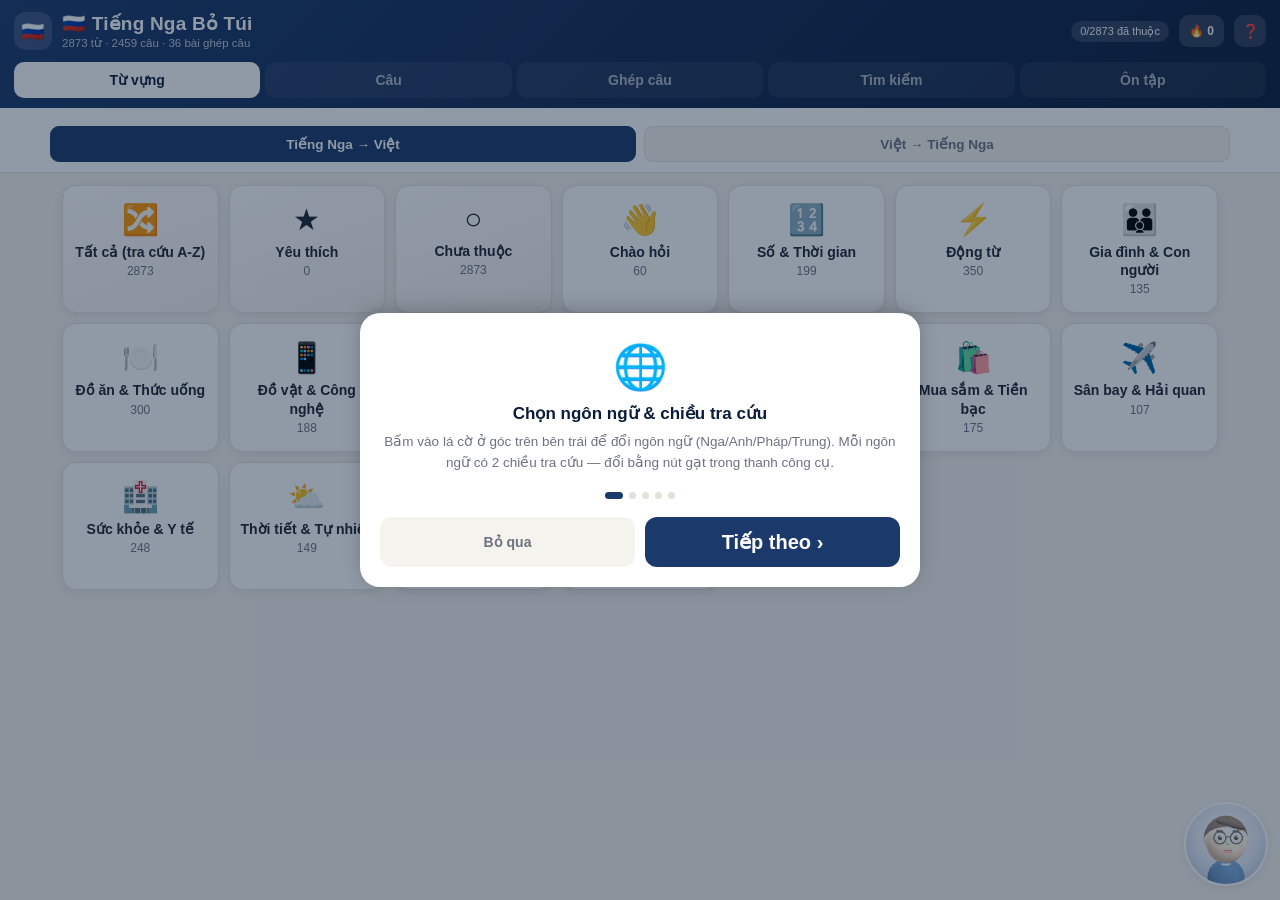
<file: app/assets/index.html>
<!DOCTYPE html>
<html lang="vi">
<head>
<meta charset="utf-8">
<meta name="viewport" content="width=device-width, initial-scale=1, maximum-scale=1, user-scalable=no, viewport-fit=cover">
<title>Ngoại Ngữ Bỏ Túi</title>
<link rel="stylesheet" href="css/app.css">
</head>
<body>
<div id="app"></div>
<!-- chỉ nạp số liệu tổng (vài trăm byte); gói từ/câu/ghép câu của từng ngôn ngữ do app.js tải khi cần -->
<script src="data/meta.js"></script>
<script src="js/tutor.js"></script>
<script src="js/lesson_video.js"></script>
<script src="js/app.js"></script>
</body>
</html>
</file>
<file: app/assets/css/app.css>
:root{
  --navy:#1B3A6B;
  --navy-dark:#0B1D3A;
  --red:#C8102E;
  --gold:#FFD24C;
  --cream:#F5F3EE;
  --white:#FFFFFF;
  --ink:#1F2430;
  --muted:#6b7280;
  --line:#E5E1D8;
  --green:#1E8E5A;
  --shadow:0 2px 10px rgba(11,29,58,0.08);
  --page:#F5F3EE;      /* nền trang */
  --surface:#FFFFFF;   /* nền thẻ/khung */
  --title:#0B1D3A;     /* chữ tiêu đề / chữ chính đậm */
  --accent:#1B3A6B;    /* chữ nhấn (link, nút phụ) */
  --hl:#E0312F;        /* màu tô từ trụ trong Ghép câu (như chữ đỏ trong sách) */
  --safe-l:env(safe-area-inset-left);
  --safe-r:env(safe-area-inset-right);
  --safe-b:env(safe-area-inset-bottom);
}
*{box-sizing:border-box; -webkit-tap-highlight-color:transparent;}
html,body{height:100%;}
body{
  margin:0; background:var(--page); color:var(--ink);
  font-family:-apple-system,Roboto,"Segoe UI",Helvetica,Arial,sans-serif;
  overflow:hidden;
}
#app{display:flex; flex-direction:column; height:100vh; height:100dvh;}

/* Header */
.hdr{
  background:linear-gradient(135deg,var(--navy),var(--navy-dark));
  color:#fff; padding:12px calc(14px + var(--safe-r)) 10px calc(14px + var(--safe-l)); flex:0 0 auto;
  box-shadow:var(--shadow);
}
.hdr-top{display:flex; align-items:center; gap:10px;}
.lang-btn{
  flex:0 0 auto; width:38px; height:38px; border-radius:12px; border:none;
  background:rgba(255,255,255,.14); font-size:19px; display:flex; align-items:center; justify-content:center;
}
.hdr-mid{flex:1; min-width:0;}
.hdr-title{font-size:17px; font-weight:800; letter-spacing:.2px; white-space:nowrap; overflow:hidden; text-overflow:ellipsis;}
.hdr-sub{font-size:11.5px; opacity:.75; margin-top:1px;}
.hdr-stat{flex:0 0 auto; font-size:11px; background:rgba(255,255,255,.14); padding:4px 9px; border-radius:20px; white-space:nowrap;}
.help-btn{
  flex:0 0 auto; width:32px; height:32px; border-radius:10px; border:none;
  background:rgba(255,255,255,.14); color:#fff; font-size:14px; font-weight:800;
  display:flex; align-items:center; justify-content:center;
}
.streak-badge{
  flex:0 0 auto; border:none; background:rgba(255,255,255,.14); color:#fff;
  font-size:12px; font-weight:800; padding:0 10px; height:32px; border-radius:10px; white-space:nowrap;
}

.tabs{display:flex; gap:5px; margin-top:12px;}
.tab{
  flex:1; text-align:center; padding:9px 2px; border-radius:10px;
  font-size:12px; font-weight:700; color:rgba(255,255,255,.65);
  background:rgba(255,255,255,.06); cursor:pointer; user-select:none;
  white-space:nowrap; overflow:hidden; text-overflow:ellipsis;
}
.tab.active{background:#ffffff; color:#0B1D3A;}

/* Toolbar: search + direction toggle */
.toolbar{flex:0 0 auto; background:var(--surface); border-bottom:1px solid var(--line); padding:10px calc(12px + var(--safe-r)) 10px calc(12px + var(--safe-l));}
.search-row{display:flex; gap:8px; align-items:center;}
.search{
  flex:1; display:flex; align-items:center; gap:6px;
  background:var(--cream); border-radius:10px; padding:8px 10px;
}
.search input{
  border:none; background:transparent; outline:none; font-size:14px; width:100%; color:var(--ink);
}
.dir-row{display:flex; gap:8px; margin-top:8px;}
.dir-btn{
  flex:1; text-align:center; padding:7px 6px; border-radius:9px; font-size:12.5px; font-weight:700;
  background:var(--cream); color:var(--muted); border:1px solid var(--line);
}
.dir-btn.active{background:var(--navy); color:#fff; border-color:var(--accent);}

/* Main area */
.main{flex:1 1 auto; overflow-y:auto; -webkit-overflow-scrolling:touch;}

/* Topic grid */
.topic-grid{
  display:grid; grid-template-columns:repeat(auto-fill, minmax(148px,1fr)); gap:10px;
  padding:12px calc(12px + var(--safe-r)) calc(90px + var(--safe-b)) calc(12px + var(--safe-l));
}
.topic-tile{
  background:var(--surface); border:1px solid var(--line); border-radius:14px; padding:16px 10px;
  text-align:center; box-shadow:var(--shadow);
}
.topic-tile.quick{background:linear-gradient(160deg,var(--surface),var(--cream));}
.topic-icon{font-size:26px;}
.topic-name{font-size:12.5px; font-weight:700; color:var(--ink); margin-top:6px; line-height:1.3;}
.topic-count{font-size:11px; color:var(--muted); margin-top:3px;}

/* List head + status chips */
.list-head{
  display:flex; align-items:center; gap:8px; padding:12px calc(12px + var(--safe-r)) 0 calc(12px + var(--safe-l));
}
.back-btn{
  flex:0 0 auto; border:none; background:var(--cream); color:var(--accent); font-weight:700;
  font-size:13px; padding:7px 11px; border-radius:9px;
}
.list-head-title{font-size:15px; font-weight:800; color:var(--title);}
.chips{display:flex; gap:6px; overflow-x:auto; padding:9px calc(12px + var(--safe-r)) 4px calc(12px + var(--safe-l)); -ms-overflow-style:none; scrollbar-width:none;}
.chips::-webkit-scrollbar{display:none;}
.chip{
  flex:0 0 auto; padding:6px 12px; border-radius:20px; font-size:12.5px; font-weight:600;
  background:var(--cream); color:var(--muted); white-space:nowrap; border:1px solid var(--line);
}
.chip.active{background:var(--navy); color:#fff; border-color:var(--accent);}

/* Card list */
.list{padding:10px calc(12px + var(--safe-r)) calc(90px + var(--safe-b)) calc(12px + var(--safe-l));}
.empty{text-align:center; color:var(--muted); padding:60px 20px; font-size:14px;}

.card{
  background:var(--surface); border-radius:14px; padding:13px 14px; margin-bottom:10px;
  box-shadow:var(--shadow); border:1px solid var(--line);
}
.card-tag{
  font-size:11px; font-weight:700; color:var(--accent); background:var(--cream);
  display:inline-block; padding:2px 8px; border-radius:8px; margin-bottom:8px;
}
.card-top{display:flex; align-items:flex-start; gap:10px;}
.card-main{flex:1; min-width:0;}
.primary{font-size:18px; font-weight:800; color:var(--title); line-height:1.3; word-break:break-word;}
.primary .pos{
  font-size:10.5px; font-weight:700; color:var(--red); border:1px solid var(--red);
  border-radius:5px; padding:1px 5px; margin-left:6px; vertical-align:2px;
}
.phon{font-size:13px; color:var(--muted); font-style:italic; margin-top:2px;}
.secondary{font-size:14.5px; color:var(--ink); margin-top:5px; font-weight:600;}

.card-actions{display:flex; flex-direction:column; gap:6px; flex:0 0 auto;}
.act-btn{
  width:38px; height:38px; border-radius:10px; border:none; background:var(--cream);
  color:var(--accent); font-size:17px; display:flex; align-items:center; justify-content:center;
}
.act-btn.on{background:var(--gold); color:var(--title);}
.act-btn.known{background:var(--green); color:#fff;}

.card-detail{
  margin-top:10px; padding-top:10px; border-top:1px dashed var(--line);
  display:none; font-size:13.5px; line-height:1.55;
}
.card.open .card-detail{display:block;}
.card-detail .lbl{font-weight:700; color:var(--accent); font-size:11.5px; text-transform:uppercase; letter-spacing:.3px; margin-top:6px;}
.card-detail .lbl:first-child{margin-top:0;}
.ex-ru{font-weight:600; color:var(--ink);}
.ex-vi{color:var(--muted);}
.slow-row{margin-top:8px; display:flex; gap:8px;}
.slow-btn{
  font-size:12px; font-weight:700; padding:6px 10px; border-radius:8px; border:1px solid var(--navy);
  background:var(--surface); color:var(--accent);
}

/* Gia sư 3D (tab Ôn tập) */
.tutor-bar{
  display:flex; align-items:center; gap:12px; flex:0 0 auto; width:100%; max-width:560px; margin:0 auto;
  padding:10px calc(14px + var(--safe-r)) 0 calc(14px + var(--safe-l));
}
.tutor-bar[hidden]{display:none;}
.tutor-stage{
  width:116px; height:116px; flex:0 0 auto; border-radius:50%; overflow:hidden;
  background:radial-gradient(circle at 50% 38%, #ffffff 0%, #e4ecf8 60%, #cdd9ee 100%);
  box-shadow:var(--shadow), inset 0 -6px 14px rgba(27,58,107,.12);
}
.tutor-stage canvas{width:100%; height:100%; display:block;}
.tutor-bubble{
  position:relative; flex:1; min-height:44px; background:var(--surface); border:1px solid var(--line); border-radius:14px;
  padding:10px 12px; font-size:13.5px; font-weight:600; line-height:1.45; color:var(--ink); box-shadow:var(--shadow);
}
.tutor-bubble::before{
  content:""; position:absolute; left:-7px; top:50%; margin-top:-6px; width:11px; height:11px; background:var(--surface);
  border-left:1px solid var(--line); border-bottom:1px solid var(--line); transform:rotate(45deg);
}
.tutor-bubble:empty{visibility:hidden;}
.tutor-bubble.pop{animation:tutorPop .28s ease-out;}
@keyframes tutorPop{from{transform:scale(.93); opacity:.3;} to{transform:scale(1); opacity:1;}}
.tutor-toggle{display:inline-block; margin:0 0 12px; cursor:pointer;}
@media (max-height:520px){
  .tutor-stage{width:80px; height:80px;}
  .tutor-bar{padding-top:6px;}
}

/* Review (flashcard) */
.review-wrap{flex:1; display:flex; flex-direction:column; overflow:hidden;}
.review-setup{padding:16px calc(16px + var(--safe-r)) 16px calc(16px + var(--safe-l)); max-width:480px; margin:0 auto; width:100%;}
.rv-mode-row{display:flex; gap:8px; margin-bottom:12px;}
.review-setup .row{display:flex; gap:8px; margin-bottom:10px;}
.review-setup select{flex:1; padding:10px; border-radius:10px; border:1px solid var(--line); font-size:14px; background:var(--surface);}
.big-btn{
  width:100%; padding:13px; border-radius:12px; border:none; background:var(--navy); color:#fff;
  font-size:15px; font-weight:800; margin-top:6px;
}
.review-stage{flex:1; display:flex; flex-direction:column; padding:14px calc(14px + var(--safe-r)) calc(14px + var(--safe-b)) calc(14px + var(--safe-l)); overflow:hidden; max-width:560px; margin:0 auto; width:100%;}
.review-progress{font-size:12px; color:var(--muted); text-align:center; margin-bottom:10px;}
.flash{
  flex:1; background:var(--surface); border-radius:18px; box-shadow:var(--shadow); border:1px solid var(--line);
  display:flex; flex-direction:column; align-items:center; justify-content:center; padding:24px 18px;
  text-align:center; gap:10px; overflow-y:auto;
}
.flash .ru{font-size:26px; font-weight:800; color:var(--title);}
.flash .phon{font-size:15px;}
.flash .reveal{margin-top:14px; width:100%; display:none;}
.flash.show .reveal{display:block;}
.flash .meaning{font-size:17px; font-weight:700;}
.flash .tapline{color:var(--muted); font-size:13px; margin-top:16px;}
.review-controls{display:flex; gap:10px; margin-top:14px;}
.rc-btn{flex:1; padding:13px; border-radius:12px; border:none; font-size:14px; font-weight:800;}
.rc-speak{flex:0 0 52px; background:var(--cream); color:var(--accent); font-size:19px;}
.review-done{padding:30px 20px; text-align:center; max-width:480px; margin:0 auto;}
.review-done .big{font-size:40px;}
.review-due-info{
  text-align:center; font-size:12.5px; color:var(--muted); background:var(--cream);
  border-radius:10px; padding:8px; margin-bottom:12px;
}
.review-due-info b{color:var(--title);}

/* Chấm điểm ôn tập kiểu spaced repetition (SM-2) */
.grade-row{display:flex; gap:8px; margin-top:10px;}
.grade-btn{
  flex:1; padding:10px 4px; border-radius:12px; border:none; font-size:13px; font-weight:800;
  display:flex; flex-direction:column; align-items:center; gap:2px;
}
.grade-btn span{font-size:10.5px; font-weight:600; opacity:.85;}
.grade-again{background:#FBE3E7; color:var(--red);}
.grade-hard{background:#FDEBD3; color:#B4650A;}
.grade-good{background:#DFF3E8; color:var(--green);}
.grade-easy{background:#DCEBFF; color:var(--accent);}

/* Chế độ Trắc nghiệm trong Ôn tập */
.quiz-card{
  background:var(--surface); border-radius:18px; box-shadow:var(--shadow); border:1px solid var(--line);
  display:flex; flex-direction:column; align-items:center; justify-content:center; padding:22px 18px;
  text-align:center; gap:8px;
}
.quiz-q{font-size:22px; font-weight:800; color:var(--title);}
.quiz-speak{width:44px; height:44px; flex:0 0 auto; border-radius:12px; margin-bottom:4px;}
.quiz-opts{display:flex; flex-direction:column; gap:9px; margin-top:14px;}
.quiz-opt{
  padding:13px 14px; border-radius:12px; border:1px solid var(--line); background:var(--surface);
  color:var(--ink); font-size:14.5px; font-weight:700; text-align:left;
}
.quiz-opt.correct{background:#DFF3E8; border-color:var(--green); color:var(--green);}
.quiz-opt.wrong{background:#FBE3E7; border-color:var(--red); color:var(--red);}
.quiz-opt[disabled]{opacity:.9;}

/* Chế độ Nghe - Gõ lại (dictation) trong Ôn tập */
.dict-card{
  background:var(--surface); border-radius:18px; box-shadow:var(--shadow); border:1px solid var(--line);
  display:flex; flex-direction:column; align-items:center; justify-content:center; padding:26px 18px;
  text-align:center;
}
.dict-speak{width:auto; padding:0 20px; height:48px; font-size:15px; font-weight:800; gap:8px;}
.dict-input{
  margin-top:16px; width:100%; padding:14px; border-radius:12px; border:1px solid var(--line);
  font-size:16px; text-align:center; background:var(--surface); color:var(--ink);
}
.dict-input:focus{outline:none; border-color:var(--accent);}
.dict-feedback{margin-top:16px; font-size:16px; font-weight:800; text-align:center;}
.dict-exact{color:var(--green);}
.dict-close{color:#B4650A;}
.dict-wrong{color:var(--red);}
.dict-answer{
  margin-top:10px; background:var(--cream); border-radius:12px; padding:14px; text-align:center;
}
.dict-answer .lbl{font-size:11px; font-weight:700; color:var(--muted); text-transform:uppercase; letter-spacing:.3px;}
.dict-answer .ru{font-size:20px; font-weight:800; color:var(--title); margin-top:4px;}
.dict-answer .meaning{font-size:14px; color:var(--ink); margin-top:4px;}

/* Language picker modal */
.modal-back{
  position:fixed; inset:0; background:rgba(11,29,58,.45); display:flex; align-items:flex-end;
  justify-content:center; z-index:60;
}
.modal-back[hidden]{display:none;}
.lang-sheet{
  background:var(--surface); width:100%; max-width:480px; border-radius:18px 18px 0 0; padding:16px calc(16px + var(--safe-r)) calc(20px + var(--safe-b)) calc(16px + var(--safe-l));
  box-shadow:0 -4px 20px rgba(0,0,0,.2);
}
.lang-sheet-title{font-size:15px; font-weight:800; color:var(--title); margin-bottom:10px;}
.lang-row{
  display:flex; align-items:center; gap:10px; padding:11px 8px; border-radius:10px; margin-bottom:4px;
}
.lang-row.active{background:var(--cream);}
.lang-row.locked{opacity:.55;}
.lang-flag{font-size:20px;}
.lang-name{flex:1; font-size:14.5px; font-weight:700; color:var(--ink);}
.lang-check{color:var(--green); font-weight:800;}
.lang-soon{font-size:11px; color:var(--muted); background:var(--cream); padding:3px 8px; border-radius:20px;}

/* Onboarding (hướng dẫn dùng app) */
.onboard-sheet{
  background:var(--surface); width:100%; max-width:480px; border-radius:18px 18px 0 0;
  padding:28px calc(20px + var(--safe-r)) calc(20px + var(--safe-b)) calc(20px + var(--safe-l));
  box-shadow:0 -4px 20px rgba(0,0,0,.2); text-align:center;
}
.onboard-icon{font-size:44px;}
.onboard-title{font-size:17px; font-weight:800; color:var(--title); margin-top:10px;}
.onboard-desc{font-size:13.5px; color:var(--muted); line-height:1.55; margin-top:8px;}
.onboard-dots{display:flex; justify-content:center; gap:6px; margin-top:18px;}
.onboard-dot{width:7px; height:7px; border-radius:50%; background:var(--line);}
.onboard-dot.active{background:var(--navy); width:18px; border-radius:4px;}
.onboard-actions{display:flex; gap:10px; margin-top:18px;}
.onboard-btn{flex:1; padding:12px; border-radius:12px; border:none; font-size:14px; font-weight:800;}
.onboard-btn.ghost{background:var(--cream); color:var(--muted);}
.onboard-btn.primary{background:var(--navy); color:#fff;}

/* Dashboard tiến trình học */
.dash-sheet{
  background:var(--surface); width:100%; max-width:480px; max-height:82vh; overflow-y:auto;
  border-radius:18px 18px 0 0; padding:20px calc(18px + var(--safe-r)) calc(20px + var(--safe-b)) calc(18px + var(--safe-l));
  box-shadow:0 -4px 20px rgba(0,0,0,.2);
}
.dash-title{font-size:17px; font-weight:800; color:var(--title);}
.dash-streak{font-size:14px; font-weight:700; color:var(--ink); margin-top:8px;}
.dash-bars{display:flex; justify-content:space-between; align-items:flex-end; gap:6px; margin-top:16px; height:100px;}
.dash-bar-col{flex:1; display:flex; flex-direction:column; align-items:center; justify-content:flex-end; height:100%;}
.dash-bar-val{font-size:10px; color:var(--muted); margin-bottom:2px; height:12px;}
.dash-bar{width:100%; max-width:22px; background:var(--navy); border-radius:5px 5px 0 0;}
.dash-bar-label{font-size:10px; color:var(--muted); margin-top:5px;}
.dash-section-title{font-size:11.5px; font-weight:700; text-transform:uppercase; letter-spacing:.3px; color:var(--muted); margin-top:18px; margin-bottom:6px;}
.dash-lang-row{
  display:flex; justify-content:space-between; font-size:13.5px; color:var(--ink);
  padding:7px 0; border-bottom:1px solid var(--line);
}
.dash-backup-row{display:flex; gap:10px;}

.badge-grid{display:grid; grid-template-columns:repeat(3, 1fr); gap:8px;}
.badge-chip{
  background:var(--cream); border-radius:12px; padding:10px 6px; text-align:center;
  opacity:.4; filter:grayscale(1);
}
.badge-chip.earned{opacity:1; filter:none; background:#FFF7DD;}
.badge-icon{font-size:22px;}
.badge-name{font-size:10px; font-weight:700; color:var(--ink); margin-top:4px; line-height:1.25;}

.dash-reminder-row{display:flex; align-items:center; gap:12px;}
.switch{position:relative; display:inline-block; width:44px; height:26px; flex:0 0 auto;}
.switch input{opacity:0; width:0; height:0;}
.switch-slider{
  position:absolute; inset:0; background:var(--line); border-radius:26px; cursor:pointer; transition:.2s;
}
.switch-slider::before{
  content:""; position:absolute; width:20px; height:20px; left:3px; top:3px; background:#ffffff;
  border-radius:50%; transition:.2s; box-shadow:0 1px 3px rgba(0,0,0,.25);
}
.switch input:checked + .switch-slider{background:var(--navy);}
.switch input:checked + .switch-slider::before{transform:translateX(18px);}
.dash-reminder-row input[type="time"]{
  flex:1; padding:9px 10px; border-radius:10px; border:1px solid var(--line); font-size:14px; background:var(--surface); color:var(--ink);
}
.dash-reminder-row input[type="time"][disabled]{opacity:.5;}

/* Toast */
.toast{
  position:fixed; left:50%; bottom:calc(100px + var(--safe-b)); transform:translateX(-50%);
  background:var(--navy-dark); color:#fff; padding:9px 16px; border-radius:20px; font-size:13px;
  opacity:0; transition:opacity .25s; pointer-events:none; z-index:50; max-width:90vw; text-align:center;
}
.toast.show{opacity:.96;}

/* ---------- Responsive: tablet / landscape ---------- */
@media (min-width:680px){
  .list{
    display:grid; grid-template-columns:repeat(auto-fill, minmax(320px,1fr));
    align-content:start; gap:10px;
  }
  .card{margin-bottom:0;}
  .topic-grid{grid-template-columns:repeat(auto-fill, minmax(168px,1fr));}
  .hdr-title{font-size:19px;}
}
@media (min-width:680px) and (orientation:landscape){
  .review-stage{padding-top:24px;}
}

/* ===================== Chế độ tối (data-theme="dark" do app.js đặt theo cài đặt / theo hệ thống) ===================== */
:root[data-theme="dark"]{
  --page:#0F1420; --surface:#1A2131; --cream:#242D40; --white:#1A2131;
  --ink:#E6EAF2; --muted:#98A2B3; --line:#2C3648;
  --title:#E8EEFB; --accent:#8FB4FF; --hl:#FF6B6B;
  --red:#FF6B81; --green:#3ECF8E;
  --shadow:0 2px 12px rgba(0,0,0,.4);
  color-scheme:dark;
}
:root[data-theme="dark"] .hdr{background:linear-gradient(135deg,#16233d,#0a1222);}
:root[data-theme="dark"] .modal-back{background:rgba(0,0,0,.6);}
:root[data-theme="dark"] .grade-again,
:root[data-theme="dark"] .quiz-opt.wrong{background:rgba(255,107,129,.16);}
:root[data-theme="dark"] .grade-hard{background:rgba(245,166,35,.16); color:#F5B04A;}
:root[data-theme="dark"] .grade-good,
:root[data-theme="dark"] .quiz-opt.correct{background:rgba(62,207,142,.15);}
:root[data-theme="dark"] .grade-easy{background:rgba(143,180,255,.15); color:var(--accent);}
:root[data-theme="dark"] .badge-chip.earned{background:rgba(255,210,76,.14);}
:root[data-theme="dark"] .tutor-stage{background:radial-gradient(circle at 50% 38%, #3a4a6b 0%, #24314d 60%, #172036 100%);}
:root[data-theme="dark"] .tutor-bubble::before{background:var(--surface);}
:root[data-theme="dark"] .dict-close{color:#F5B04A;}
:root[data-theme="dark"] .bd-tile.done{background:rgba(62,207,142,.1);}
:root[data-theme="dark"] .bd-pivot{background:rgba(255,107,107,.12);}

/* ===================== Hiệu ứng ===================== */
@keyframes flipIn{from{transform:perspective(900px) rotateY(80deg); opacity:.4;} to{transform:perspective(900px) rotateY(0); opacity:1;}}
@keyframes popIn{0%{transform:scale(.94);} 60%{transform:scale(1.04);} 100%{transform:scale(1);}}
@keyframes shake{0%,100%{transform:translateX(0);} 20%{transform:translateX(-7px);} 40%{transform:translateX(6px);} 60%{transform:translateX(-4px);} 80%{transform:translateX(3px);}}
@keyframes ping{0%{box-shadow:0 0 0 0 rgba(224,49,47,.45);} 100%{box-shadow:0 0 0 12px rgba(224,49,47,0);}}
.flash.show{animation:flipIn .35s ease-out;}
.quiz-opt.correct,.dict-exact,.bd-feedback.ok{animation:popIn .32s ease-out;}
.quiz-opt.wrong,.dict-wrong,.bd-answer.wrong{animation:shake .38s ease-in-out;}
.card-detail{animation:popIn .2s ease-out;}

/* ===================== Nghe câu ví dụ ===================== */
.ex-row{display:flex; align-items:center; gap:8px;}
.ex-speak{
  flex:0 0 auto; width:30px; height:30px; border-radius:9px; border:none; background:var(--cream);
  color:var(--accent); font-size:14px; display:flex; align-items:center; justify-content:center;
}

/* ===================== Gia sư nổi ở góc (tab Từ vựng/Câu/Tìm kiếm) ===================== */
.tutor-float{
  position:fixed; right:calc(12px + var(--safe-r)); bottom:calc(14px + var(--safe-b)); z-index:40;
  display:flex; align-items:flex-end; gap:8px; pointer-events:none;
}
.tutor-float[hidden]{display:none;}
.tutor-float-stage{width:72px; height:72px; pointer-events:auto; cursor:pointer; border:2px solid var(--surface);}
.tutor-float-bubble{
  max-width:220px; background:var(--surface); color:var(--ink); border:1px solid var(--line); border-radius:14px 14px 4px 14px;
  padding:8px 11px; font-size:12.5px; font-weight:600; line-height:1.4; box-shadow:var(--shadow);
  opacity:0; transform:translateY(6px); transition:opacity .25s, transform .25s; margin-bottom:22px;
}
.tutor-float-bubble.show{opacity:1; transform:none;}
.tutor-float-bubble:empty{display:none;}

/* ===================== Cài đặt trong dashboard ===================== */
.set-row{display:flex; align-items:center; justify-content:space-between; gap:10px; padding:7px 0; font-size:13.5px; color:var(--ink);}
.seg{display:flex; background:var(--cream); border-radius:10px; padding:3px; gap:2px;}
.seg-btn{border:none; background:transparent; color:var(--muted); font-size:12.5px; font-weight:700; padding:6px 10px; border-radius:8px;}
.seg-btn.active{background:var(--surface); color:var(--title); box-shadow:var(--shadow);}

/* ===================== Ghép câu từng bước ===================== */
.hl{color:var(--hl); font-weight:800;}
.bd-wrap{padding:12px calc(12px + var(--safe-r)) calc(110px + var(--safe-b)) calc(12px + var(--safe-l)); max-width:820px; margin:0 auto;}
.bd-wrap .list-head{padding:0 0 10px;}
@keyframes fadeUp{from{opacity:0; transform:translateY(12px);} to{opacity:1; transform:none;}}

/* --- danh sách bài --- */
.bd-intro{background:linear-gradient(135deg,#1f8a8a,#16656e); color:#fff; border-radius:16px; padding:14px 16px; box-shadow:var(--shadow);}
.bd-intro .hl{color:#FFE45C;}
.bd-intro-title{font-size:18px; font-weight:800;}
.bd-intro-desc{font-size:13px; line-height:1.5; margin-top:6px; opacity:.95;}
.bd-howto{display:flex; flex-wrap:wrap; gap:6px; margin-top:10px;}
.bd-howto span{background:rgba(255,255,255,.16); border-radius:20px; padding:4px 9px; font-size:11.5px; font-weight:700;}
.bd-overall{display:flex; align-items:center; gap:10px; margin-top:12px; font-size:12px; font-weight:700;}
.bd-bar{flex:1; height:8px; background:rgba(255,255,255,.22); border-radius:8px; overflow:hidden;}
.bd-bar i{display:block; height:100%; background:#FFE45C; border-radius:8px; transition:width .5s ease;}
.bd-bar.big{height:10px; background:var(--cream); margin:0 0 12px;}
.bd-bar.big i{background:linear-gradient(90deg,#1E8E5A,#3ECF8E);}
.bd-continue{
  width:100%; margin-top:12px; border:none; border-radius:14px; padding:13px 14px; text-align:left; font-size:14px;
  background:linear-gradient(135deg,#FF8A3D,#E0312F); color:#fff; box-shadow:var(--shadow); display:flex; align-items:center; gap:6px;
}
.bd-continue b{flex:1;}
.bd-continue span{background:rgba(255,255,255,.2); border-radius:9px; padding:3px 9px; font-weight:800;}
.bd-continue.done{background:linear-gradient(135deg,#1E8E5A,#16656e); font-weight:700;}
.bd-level{font-size:12px; font-weight:800; color:var(--muted); text-transform:uppercase; letter-spacing:.4px; margin:18px 2px 8px;}
.bd-grid{display:grid; grid-template-columns:repeat(auto-fill, minmax(100px,1fr)); gap:9px;}
.bd-tile{
  position:relative; background:var(--surface); border:1px solid var(--line); border-radius:14px; padding:12px 6px 9px; text-align:center;
  box-shadow:var(--shadow); cursor:pointer; overflow:hidden; animation:fadeUp .35s ease-out both;
}
.bd-tile::before{content:""; position:absolute; left:0; right:0; top:0; height:4px; background:#3ECF8E;}
.bd-tile.lv2::before{background:#2B9FE8;}
.bd-tile.lv3::before{background:#8E44AD;}
.bd-tile.done{border-color:#3ECF8E;}
.bd-tile.next{box-shadow:0 0 0 2px #FF8A3D, var(--shadow);}
.bd-tile-no{font-size:10.5px; font-weight:700; color:var(--muted);}
.bd-tile-pivot{font-size:19px; font-weight:800; color:var(--hl); margin-top:3px; line-height:1.2; word-break:break-word;}
.bd-tile-vi{font-size:12px; font-weight:700; color:var(--ink); margin-top:2px;}
.bd-stars-inline{display:inline-block; color:var(--gold); font-size:13px; letter-spacing:1px; margin-top:4px;}
.bd-stars-inline i{font-style:normal; color:var(--line);}

/* --- màn hình bài học --- */
.bd-hero{display:flex; gap:12px; align-items:stretch; background:var(--surface); border:1px solid var(--line); border-radius:16px; padding:12px; box-shadow:var(--shadow); animation:fadeUp .3s ease-out both;}
.bd-pivot{
  flex:0 0 auto; min-width:104px; background:#FDE8E4; border:2px solid var(--hl); border-radius:16px;
  padding:10px 12px; text-align:center; cursor:pointer; animation:pivotGlow 2.4s ease-in-out infinite;
}
@keyframes pivotGlow{0%,100%{box-shadow:0 0 0 0 rgba(224,49,47,0);} 50%{box-shadow:0 0 0 6px rgba(224,49,47,.12);}}
.bd-pivot-vi{font-size:15px; font-weight:800; color:var(--hl);}
.bd-pivot-t{font-size:26px; font-weight:800; color:var(--title); margin-top:2px; word-break:break-word;}
.bd-tap{font-size:10.5px; color:var(--muted); margin-top:4px;}
.bd-hero-info{flex:1; display:flex; flex-direction:column; gap:8px; min-width:0;}
.bd-hero-level{font-size:12px; font-weight:800; color:var(--muted);}
.bd-note{font-size:13px; line-height:1.55; color:var(--ink);}
.bd-nav{display:flex; gap:6px; overflow-x:auto; padding:10px 0 2px; scrollbar-width:none;}
.bd-nav::-webkit-scrollbar{display:none;}
.bd-nav button{flex:0 0 auto; border:1px solid var(--line); background:var(--surface); color:var(--ink); border-radius:20px; padding:6px 11px; font-size:12px; font-weight:700;}
.bd-sec{margin-top:16px; animation:fadeUp .4s ease-out both; scroll-margin-top:8px;}
.bd-sec-title{display:flex; align-items:center; gap:7px; font-size:15px; font-weight:800; color:var(--title); margin-bottom:9px;}
.bd-sec-title span{width:30px; height:30px; border-radius:9px; background:var(--cream); display:flex; align-items:center; justify-content:center; font-size:16px;}

.bd-formula{display:flex; flex-wrap:wrap; align-items:center; gap:6px; background:var(--surface); border:1px solid var(--line); border-radius:14px; padding:12px;}
.fb{display:flex; flex-direction:column; align-items:center; border-radius:10px; padding:5px 10px 7px; font-size:14.5px; font-weight:800; color:#fff; background:#7f8ea3; line-height:1.25;}
.fb small{font-size:9.5px; font-weight:700; opacity:.85; text-transform:uppercase; letter-spacing:.3px;}
.fb-S{background:#2B5FE8;} .fb-V{background:#1E8E5A;} .fb-O{background:#8E44AD;} .fb-A{background:#D97706;}
.fb-Q{background:#0E7490;} .fb-X{background:#7f8ea3;}
.fb-P{background:var(--hl); cursor:pointer; box-shadow:0 3px 0 rgba(0,0,0,.15); transform:scale(1.06);}
.bd-plus{font-weight:800; color:var(--muted); font-size:16px;}
.bd-legend{font-size:11.5px; color:var(--muted); margin-top:6px;}

.bd-play{
  width:100%; border:none; border-radius:12px; padding:11px; font-size:14px; font-weight:800; margin-bottom:10px;
  background:linear-gradient(135deg,#2B5FE8,#6D28D9); color:#fff; box-shadow:var(--shadow);
}
.bd-play.small{width:auto; padding:8px 14px; font-size:13px;}
.bd-play.playing{background:var(--cream); color:var(--title);}
.bd-branch-wrap{margin-bottom:10px;}
.bd-branch{
  display:grid; grid-template-columns:1fr auto 1fr auto 1.35fr; align-items:center; gap:4px;
  background:var(--surface); border:1px solid var(--line); border-radius:14px; padding:8px; box-shadow:var(--shadow);
}
.bd-how{font-size:12.5px; color:var(--ink); background:var(--cream); border-radius:0 0 12px 12px; margin:0 10px; padding:7px 10px; line-height:1.45;}
.bd-arrow{color:var(--muted); font-weight:800; font-size:16px;}
.bd-node{position:relative; border-radius:10px; padding:6px 5px; cursor:pointer; min-width:0; transition:opacity .3s, transform .3s, background .3s;}
.bd-node.s3{background:var(--cream);}
.bd-node.dim{opacity:.12; transform:scale(.94);}
.bd-node.lit{opacity:1; transform:scale(1.04); background:rgba(255,210,76,.28);}
.bd-step-no{position:absolute; top:-6px; left:-4px; width:17px; height:17px; border-radius:50%; background:var(--accent); color:var(--surface); font-size:10px; font-weight:800; display:flex; align-items:center; justify-content:center;}
.bd-node.ping,.bd-pivot.ping,.bd-ex.ping,.bd-msg.ping,.bd-right.ping,.fb-P.ping{animation:ping .5s ease-out;}
.bd-t{font-size:15px; font-weight:800; color:var(--title); word-break:break-word; line-height:1.3;}
.bd-node.s1 .bd-t{font-size:16px;}
.bd-ph{font-size:11.5px; color:var(--muted); font-style:italic; margin-top:2px; word-break:break-word;}
.bd-vph{font-size:11.5px; color:var(--accent); font-weight:700; margin-top:1px;}
.bd-vi{font-size:12.5px; color:var(--ink); font-weight:700; margin-top:3px; line-height:1.3;}
.bd-hint{text-align:center; font-size:12px; color:var(--muted); margin:6px 0 4px;}

.bd-points{margin:0; padding:0; list-style:none; counter-reset:pt;}
.bd-points li{counter-increment:pt; position:relative; background:var(--surface); border:1px solid var(--line); border-radius:12px; padding:9px 11px 9px 40px; margin-bottom:7px; font-size:13.5px; line-height:1.5; color:var(--ink);}
.bd-points li::before{content:counter(pt); position:absolute; left:10px; top:9px; width:21px; height:21px; border-radius:50%; background:var(--accent); color:var(--surface); font-size:11.5px; font-weight:800; display:flex; align-items:center; justify-content:center;}
.bd-mistake{background:var(--surface); border:1px solid var(--line); border-radius:12px; padding:10px 12px; margin-bottom:8px;}
.bd-wrong{font-size:14px; color:var(--red); font-weight:700;}
.bd-wrong s{text-decoration-thickness:2px;}
.bd-right{font-size:14.5px; color:var(--green); font-weight:800; margin-top:4px; cursor:pointer; border-radius:8px;}
.bd-why{font-size:12.5px; color:var(--muted); margin-top:5px; line-height:1.45;}
.bd-mini-speak{font-size:12px; opacity:.7;}
.bd-compare{background:linear-gradient(135deg,rgba(218,37,29,.08),rgba(255,205,0,.12)); border:1px solid var(--line); border-radius:12px; padding:11px 12px; font-size:13.5px; line-height:1.55; color:var(--ink);}
.bd-chat{display:flex; flex-direction:column; gap:9px;}
.bd-msg{display:flex; gap:8px; align-items:flex-end; cursor:pointer; border-radius:14px; animation:fadeUp .35s ease-out both;}
.bd-msg.b{flex-direction:row-reverse;}
.bd-avatar{flex:0 0 auto; width:34px; height:34px; border-radius:50%; background:var(--cream); display:flex; align-items:center; justify-content:center; font-size:18px;}
.bd-bubble{max-width:78%; background:var(--surface); border:1px solid var(--line); border-radius:16px 16px 16px 4px; padding:8px 11px; box-shadow:var(--shadow);}
.bd-msg.b .bd-bubble{background:#E3F0FF; border-radius:16px 16px 4px 16px;}
.bd-msg.speaking .bd-bubble{box-shadow:0 0 0 2px var(--gold), var(--shadow);}
.bd-sent .bd-t{font-size:14.5px;}
.bd-more{display:flex; flex-direction:column; gap:7px;}
.bd-ex{display:flex; align-items:flex-start; gap:10px; background:var(--surface); border:1px solid var(--line); border-radius:12px; padding:9px 11px; cursor:pointer;}
.bd-ex .bd-sent{flex:1; min-width:0;}
.bd-ex-no{flex:0 0 auto; width:22px; height:22px; border-radius:7px; background:var(--cream); color:var(--accent); font-size:11.5px; font-weight:800; display:flex; align-items:center; justify-content:center; margin-top:2px;}
.bd-tip{background:#FFF7DD; border:1px dashed #E5B800; border-radius:12px; padding:11px 12px; font-size:13.5px; line-height:1.55; color:#5c4a00;}
.bd-practice-btn{margin-top:18px; font-size:16px; padding:15px; background:linear-gradient(135deg,#FF8A3D,#E0312F);}
@media (max-width:420px){
  /* điện thoại dọc hẹp: xếp 3 bước theo chiều dọc cho dễ đọc */
  .bd-branch{grid-template-columns:1fr; gap:2px;}
  .bd-arrow{transform:rotate(90deg); text-align:center; font-size:13px; line-height:1;}
  .bd-node{display:grid; grid-template-columns:auto 1fr; column-gap:8px; align-items:baseline; padding-left:16px;}
  .bd-node .bd-t{grid-column:1; grid-row:1 / span 3;}
  .bd-hero{flex-direction:column;}
}

/* --- luyện tập --- */
.bd-combo{margin-left:auto; background:linear-gradient(135deg,#FF8A3D,#E0312F); color:#fff; font-weight:800; font-size:13px; border-radius:20px; padding:4px 10px; animation:popIn .3s ease-out;}
.bd-prompt{background:var(--surface); border:1px solid var(--line); border-radius:14px; padding:12px 14px; box-shadow:var(--shadow); animation:fadeUp .3s ease-out both;}
.bd-prompt .lbl{font-size:11.5px; font-weight:700; color:var(--muted); text-transform:uppercase; letter-spacing:.3px;}
.bd-prompt-vi{font-size:18px; font-weight:800; color:var(--title); margin-top:4px;}
.bd-prompt-vi.small{font-size:13.5px; color:var(--muted); font-weight:700; margin-top:8px;}
.bd-fill-sent{font-size:21px; font-weight:800; color:var(--title); margin-top:8px; line-height:1.5;}
.bd-blank{display:inline-block; min-width:56px; border-bottom:3px solid var(--accent); text-align:center; color:var(--accent); margin:0 4px;}
.bd-blank.filled.ok{color:var(--green); border-color:var(--green); animation:popIn .3s;}
.bd-blank.filled.wrong{color:var(--red); border-color:var(--red); text-decoration:line-through; animation:shake .38s;}
.bd-options{display:grid; grid-template-columns:1fr 1fr; gap:9px; margin-top:16px;}
.bd-opt{padding:14px 10px; border-radius:12px; border:1px solid var(--line); border-bottom-width:3px; background:var(--surface); color:var(--title); font-size:17px; font-weight:800; animation:popIn .25s ease-out;}
.bd-answer{
  min-height:60px; margin-top:12px; padding:9px; border:2px dashed var(--line); border-radius:14px;
  display:flex; flex-wrap:wrap; gap:7px; align-items:center;
}
.bd-answer.ok{border-style:solid; border-color:var(--green);}
.bd-answer.wrong{border-style:solid; border-color:var(--red);}
.bd-placeholder{font-size:12.5px; color:var(--muted);}
.bd-bank{display:flex; flex-wrap:wrap; gap:8px; justify-content:center; margin-top:16px;}
.bd-word{
  padding:10px 13px; border-radius:11px; border:1px solid var(--line); border-bottom-width:3px;
  background:var(--surface); color:var(--title); font-size:15.5px; font-weight:800; animation:popIn .2s ease-out;
}
.bd-word.in-answer{background:var(--cream);}
.bd-word.used{opacity:.25;}
.bd-feedback{margin-top:12px; font-size:15px; font-weight:800; text-align:center;}
.bd-feedback.ok{color:var(--green);}
.bd-feedback.wrong{color:var(--red);}
.bd-correct{margin-top:8px; background:var(--cream); border-radius:12px; padding:10px 12px; text-align:center;}
.bd-actions{display:flex; gap:8px; margin-top:16px;}
.bd-actions .onboard-btn{padding:12px 8px;}
.bd-actions .onboard-btn[disabled]{opacity:.45;}
.bd-done .big{font-size:52px; animation:popIn .5s ease-out;}
.bd-stars{font-size:36px; color:var(--gold); letter-spacing:6px; margin-top:8px; animation:popIn .6s ease-out;}
.bd-stars i{font-style:normal; color:var(--line);}
.bd-score{font-size:14px; color:var(--ink); margin-top:6px;}
.bd-score.small{font-size:12px; color:var(--muted);}
.bd-next-lesson{background:var(--green);}

/* pháo giấy */
.confetti{position:fixed; inset:0; pointer-events:none; z-index:80; overflow:hidden;}
.confetti i{position:absolute; top:-12px; width:8px; height:13px; border-radius:2px; animation:confettiFall linear forwards;}
@keyframes confettiFall{to{transform:translateY(105vh) rotate(720deg); opacity:.7;}}

:root[data-theme="dark"] .bd-pivot{background:rgba(255,107,107,.12);}
:root[data-theme="dark"] .bd-msg.b .bd-bubble{background:#1f3352;}
:root[data-theme="dark"] .bd-tip{background:rgba(255,210,76,.1); color:#ffe08a; border-color:rgba(255,210,76,.4);}

/* =====================================================================
   RESPONSIVE: điện thoại nhỏ, màn ngoài máy gập, xoay ngang, máy gập mở, tablet
   (kiểm tra bằng tools/screens.js ở 8 kích thước)
   ===================================================================== */

/* --- chung --- */
.hdr-stat:empty{display:none;}
.hdr-mid{min-width:0;}
.hdr-sub{white-space:nowrap; overflow:hidden; text-overflow:ellipsis;}
/* lưới chủ đề luôn ít nhất 2 cột (màn 320px trước đây rớt còn 1 cột ô rất to) */
.topic-grid{grid-template-columns:repeat(auto-fill, minmax(min(148px, calc(50% - 6px)), 1fr));}
/* màn hình ôn tập: phần thiết lập dài phải cuộn được (trước đây nút "Bắt đầu" bị che khi xoay ngang) */
.review-wrap{overflow-y:auto; -webkit-overflow-scrolling:touch;}
.review-setup{padding-bottom:calc(24px + var(--safe-b));}
/* thẻ lật: nội dung dài hơn thẻ thì cuộn, không bị cắt mất phần trên (lỗi căn giữa của flex) */
.flash{justify-content:flex-start;}
.flash > :first-child{margin-top:auto;}
.flash > :last-child{margin-bottom:auto;}
.review-controls{justify-content:center;}
.review-controls .rc-speak{flex:0 0 auto; width:auto; padding:10px 22px;}
.rv-mode-row .dir-btn{display:flex; align-items:center; justify-content:center; line-height:1.25;}

/* --- màn rất hẹp: điện thoại nhỏ 320px, màn ngoài máy gập ~344px --- */
@media (max-width:400px){
  .hdr{padding-left:calc(10px + var(--safe-l)); padding-right:calc(10px + var(--safe-r));}
  .hdr-top{gap:7px;}
  .lang-btn{width:34px; height:34px; font-size:17px;}
  .hdr-title{font-size:15px;}
  .hdr-sub{display:none;}
  .hdr-stat{font-size:10px; padding:3px 7px;}
  .streak-badge{padding:0 7px; height:30px; font-size:11.5px;}
  .help-btn{width:30px; height:30px;}
  .tabs{gap:3px;}
  .tab{font-size:11px; padding:8px 1px; border-radius:9px;}
  .dir-btn{font-size:11.5px; padding:7px 4px;}
  .topic-tile{padding:12px 6px;}
  .topic-icon{font-size:22px;}
  .topic-name{font-size:11.5px;}
  .rv-mode-row{gap:5px;}
  .rv-mode-row .dir-btn{font-size:11px; padding:7px 3px;}
  .grade-btn{font-size:12px; padding:9px 2px;}
  .bd-actions .onboard-btn{font-size:12.5px; padding:11px 4px;}
  .bd-hero{padding:9px;}
  .bd-pivot{min-width:88px; padding:8px;}
}
@media (max-width:360px){
  .hdr-stat{display:none;} /* tiến độ vẫn xem được trong dashboard 🔥 */
}

/* --- xoay ngang / màn thấp (điện thoại ngang, máy gập mở ngang thấp) --- */
@media (max-height:560px){
  .hdr{padding-top:6px; padding-bottom:6px;}
  .hdr-sub{display:none;}
  .lang-btn,.help-btn{width:32px; height:32px;}
  .streak-badge{height:30px;}
  .hdr-title{font-size:15px;}
  .tabs{margin-top:6px;}
  .tab{padding:6px 2px;}
  .toolbar{padding-top:6px; padding-bottom:6px;}
  .dir-row{margin-top:4px;}
  .dir-btn{padding:5px 6px;}
  .search{padding:6px 10px;}
  .chips{padding-top:6px;}
  /* ô chủ đề nằm ngang: icon bên trái, đỡ tốn chiều cao */
  .topic-grid{grid-template-columns:repeat(auto-fill, minmax(190px, 1fr)); gap:8px; padding-top:8px;}
  .topic-tile{display:grid; grid-template-columns:auto 1fr auto; align-items:center; column-gap:10px; text-align:left; padding:9px 12px;}
  .topic-icon{font-size:22px; grid-row:1;}
  .topic-name{margin-top:0;}
  .topic-count{margin-top:0;}
  .list-head{padding-top:8px;}
  .tutor-stage{width:72px; height:72px;}
  .tutor-bar{padding-top:6px;}
  .tutor-bubble{padding:7px 10px; font-size:12.5px; min-height:0;}
  .tutor-float-stage{width:58px; height:58px;}
  .review-setup{padding-top:10px;}
  .review-setup .row{margin-bottom:7px;}
  .review-setup select{padding:7px 10px;}
  .big-btn{padding:10px;}
  /* hộp thoại: dùng hết chiều cao có thể và cuộn bên trong */
  .lang-sheet,.onboard-sheet,.dash-sheet{max-height:94vh; overflow-y:auto;}
  .onboard-sheet{padding-top:14px;}
  .onboard-icon{font-size:30px;}
  .onboard-dots,.onboard-actions{margin-top:10px;}
}
/* điện thoại ngang: header 1 hàng (tiêu đề + các tab cạnh nhau) để nhường chỗ cho nội dung */
@media (max-height:560px) and (min-width:700px){
  .hdr{display:flex; align-items:center; gap:12px;}
  .hdr-top{flex:0 1 auto; min-width:0;}
  .hdr-mid{max-width:190px;}
  .tabs{flex:1 1 auto; margin-top:0; order:0;}
}
/* ôn tập khi xoay ngang: thẻ bên trái, nút bấm / đáp án bên phải */
@media (orientation:landscape) and (max-height:560px){
  .review-stage{
    display:grid; grid-template-columns:minmax(0, 1.25fr) minmax(230px, 1fr); grid-auto-rows:min-content;
    column-gap:16px; row-gap:8px; align-content:start; overflow:visible; max-width:980px; padding-top:8px;
  }
  .review-stage > .review-progress{grid-column:1 / -1; margin-bottom:0;}
  .review-stage > .flash,
  .review-stage > .quiz-card,
  .review-stage > .dict-card{grid-column:1; grid-row:2 / span 6; min-height:210px; align-self:stretch;}
  .review-stage > :not(.review-progress):not(.flash):not(.quiz-card):not(.dict-card){grid-column:2; margin-top:0;}
  .grade-row{display:grid; grid-template-columns:1fr 1fr;}
  .quiz-opts{margin-top:0;}
  .quiz-opt{padding:10px 12px;}
  .flash{padding:14px;}
  .flash .ru{font-size:22px;}
  .dict-input{margin-top:0;}
}

/* --- máy gập mở / tablet: màn rộng và cao -> chữ to hơn, nội dung không trải quá rộng --- */
@media (min-width:640px) and (min-height:640px){
  .hdr-title{font-size:19px;}
  .tab{font-size:14px; padding:10px 4px;}
  .dir-btn{font-size:13.5px; padding:9px 8px;}
  .topic-icon{font-size:30px;}
  .topic-name{font-size:14px;}
  .topic-count{font-size:12px;}
  .primary{font-size:20px;}
  .secondary{font-size:15.5px;}
  .flash .ru{font-size:36px;}
  .flash .phon{font-size:17px;}
  .flash .meaning{font-size:21px;}
  .flash .reveal{font-size:15px;}
  .quiz-q{font-size:30px;}
  .quiz-opt{font-size:16.5px; padding:15px 16px;}
  .dict-answer .ru{font-size:24px;}
  .grade-btn{font-size:15px; padding:13px 6px;}
  .review-setup{max-width:560px;}
  .review-setup select{font-size:15.5px; padding:12px;}
  .review-stage{max-width:640px;}
  .bd-wrap{max-width:900px;}
  .bd-t{font-size:17px;}
  .bd-node.s1 .bd-t{font-size:19px;}
  .bd-vi,.bd-note,.bd-points li,.bd-compare,.bd-tip{font-size:14.5px;}
  .bd-pivot-t{font-size:32px;}
  .bd-word{font-size:18px; padding:12px 16px;}
  .bd-prompt-vi{font-size:21px;}
  .tutor-stage{width:132px; height:132px;}
  .tutor-bubble{font-size:15px;}
  .tutor-float-stage{width:84px; height:84px;}
  /* hộp thoại nổi giữa màn hình thay vì trượt từ đáy */
  .modal-back{align-items:center;}
  .lang-sheet,.onboard-sheet,.dash-sheet{border-radius:20px; max-width:560px; max-height:88vh; overflow-y:auto;}
}
/* màn rất rộng (tablet ngang, máy gập mở ngang): giới hạn bề rộng nội dung, căn giữa */
@media (min-width:1000px){
  .toolbar > *, .chips, .list-head{max-width:1180px; margin-left:auto; margin-right:auto;}
  .topic-grid{max-width:1180px; margin:0 auto;}
  .list{max-width:1180px; margin:0 auto;}
}

/* tinh chỉnh sau khi soát ảnh chụp */
.bd-chat{max-width:640px;}
@media (max-height:560px){
  .dash-bars{height:64px; margin-top:10px;}
  .bd-pivot{min-width:90px; padding:7px 10px;}
  .bd-pivot-t{font-size:22px;}
  .bd-hero{padding:9px;}
  .bd-intro{padding:10px 14px;}
  .bd-intro-desc{font-size:12.5px;}
}

/* ===================== Video bài giảng (js/lesson_video.js) — sân khấu 540x960 ===================== */
.lv-stage{position:relative; width:540px; height:960px; overflow:hidden; color:#fff; font-family:-apple-system,Roboto,"Segoe UI",Helvetica,Arial,sans-serif; background:#0B1D3A;}
.lv-bgs,.lv-bg{position:absolute; inset:0;}
.lv-bg{opacity:0;}
.lv-bgs::after{content:""; position:absolute; inset:0; background:radial-gradient(circle at 80% 10%, rgba(255,255,255,.18), transparent 45%), radial-gradient(circle at 10% 90%, rgba(0,0,0,.25), transparent 50%);}
.lv-top{position:absolute; left:22px; right:22px; top:22px; display:flex; justify-content:space-between; font-size:17px; font-weight:800; letter-spacing:.2px; text-shadow:0 1px 3px rgba(0,0,0,.3);}
.lv-prog{position:absolute; left:22px; right:22px; top:56px; height:6px; border-radius:6px; background:rgba(255,255,255,.22); overflow:hidden;}
.lv-prog i{display:block; height:100%; width:0; background:#FFE45C; border-radius:6px;}
.lv-layer{position:absolute; inset:0;}
.lv-el{position:absolute; transform:translate(-50%,-50%); will-change:transform,opacity; text-align:center;}
.lv-kicker{font-size:22px; font-weight:800; letter-spacing:4px; background:rgba(255,255,255,.18); border-radius:30px; padding:8px 22px;}
.lv-big{font-size:64px; font-weight:900; text-shadow:0 4px 16px rgba(0,0,0,.25); white-space:nowrap;}
.lv-pivot{background:#fff; color:#0B1D3A; border-radius:30px; padding:22px 44px; min-width:220px; border:6px solid #FFE45C; box-shadow:0 18px 40px rgba(0,0,0,.3);}
.lv-pivot .lv-t{font-size:84px; font-weight:900; color:#E0312F; line-height:1.1;}
.lv-ph{font-size:22px; font-style:italic; color:#64748b; margin-top:4px;}
.lv-vph{font-size:20px; font-weight:800; color:#2B5FE8; margin-top:2px;}
.lv-vi{font-size:22px; font-weight:800; color:#0B1D3A; margin-top:6px;}
.lv-note{width:450px; font-size:20px; line-height:1.5; font-weight:600; background:rgba(0,0,0,.22); border-radius:20px; padding:14px 18px; text-align:left;}
.lv-tip{background:#FFF7DD; color:#5c4a00; font-size:22px; text-align:center; box-shadow:0 12px 30px rgba(0,0,0,.25);}
.lv-head{font-size:28px; font-weight:900; text-shadow:0 2px 8px rgba(0,0,0,.25); white-space:nowrap;}
.lv-fb{min-width:260px; white-space:nowrap; border-radius:18px; padding:10px 26px; font-size:27px; font-weight:900; box-shadow:0 10px 24px rgba(0,0,0,.25); background:#64748b;}
.lv-fb small{display:block; font-size:13px; letter-spacing:2px; opacity:.85;}
.lv-fb-S{background:#2B5FE8;} .lv-fb-V{background:#1E8E5A;} .lv-fb-O{background:#8E44AD;} .lv-fb-A{background:#D97706;} .lv-fb-Q{background:#0E7490;}
.lv-fb-P{background:#E0312F; border:4px solid #FFE45C; font-size:40px;}
.lv-plus{font-size:34px; font-weight:900; opacity:.85;}
.lv-card{width:420px; background:#fff; color:#0B1D3A; border-radius:24px; padding:14px 18px; box-shadow:0 14px 34px rgba(0,0,0,.28);}
.lv-card .lv-t{font-size:40px; font-weight:900; line-height:1.2;}
.lv-card.s3{width:470px; border:5px solid #FFE45C;}
.lv-card.s3 .lv-t{font-size:38px;}
.lv-hl{color:#E0312F;}
.lv-chip{background:#E0312F; color:#fff; font-size:36px; font-weight:900; border-radius:16px; padding:8px 18px; border:4px solid #FFE45C; box-shadow:0 10px 24px rgba(0,0,0,.3);}
.lv-arrow{font-size:40px; font-weight:900; opacity:.9;}
.lv-how{width:470px; font-size:18px; line-height:1.45; font-weight:600; background:rgba(0,0,0,.25); border-radius:16px; padding:10px 14px; text-align:left;}
.lv-wrong{border:5px solid #ff8a8a;}
.lv-wrong .lv-t{color:#b91c1c;}
.lv-wrong s{text-decoration-thickness:4px;}
.lv-right{border:5px solid #3ECF8E;}
.lv-right .lv-t{color:#15803d;}
.lv-tag{font-size:18px; font-weight:900; letter-spacing:1px; margin-bottom:4px;}
.lv-bubble{width:330px; background:#fff; color:#0B1D3A; border-radius:24px 24px 24px 6px; padding:12px 16px 12px 58px; text-align:left; box-shadow:0 12px 28px rgba(0,0,0,.25);}
.lv-bubble.b{background:#E3F0FF; border-radius:24px 24px 6px 24px;}
.lv-bubble .lv-t{font-size:28px; font-weight:900; line-height:1.25;}
.lv-bubble .lv-ph,.lv-bubble .lv-vph{font-size:16px;}
.lv-bubble .lv-vi{font-size:18px;}
.lv-who{position:absolute; left:12px; top:12px; font-size:32px;}
.lv-cta{font-size:28px; font-weight:900; background:#fff; color:#E0312F; border-radius:40px; padding:16px 30px; box-shadow:0 14px 34px rgba(0,0,0,.3); white-space:nowrap;}
.lv-bottom{position:absolute; left:16px; right:16px; bottom:22px; height:170px; display:flex; align-items:center; gap:12px;}
.lv-tutor{flex:0 0 150px; width:150px; height:150px; border-radius:50%; overflow:hidden; background:radial-gradient(circle at 50% 38%, #fff 0%, #e4ecf8 60%, #cdd9ee 100%); border:5px solid rgba(255,255,255,.85); box-shadow:0 10px 26px rgba(0,0,0,.3);}
.lv-tutor canvas{width:100%; height:100%; display:block;}
.lv-sub{flex:1; min-height:84px; background:rgba(11,29,58,.82); border-radius:20px; padding:12px 16px; display:flex; flex-direction:column; justify-content:center; box-shadow:0 10px 26px rgba(0,0,0,.25);}
.lv-sub:empty{visibility:hidden;}
.lv-sub-vi{font-size:20px; font-weight:700; line-height:1.4;}
.lv-sub-vi.small{font-size:17px; opacity:.9; margin-top:2px;}
.lv-sub-t{font-size:30px; font-weight:900; line-height:1.2;}
.lv-sub-t .lv-hl{color:#FFE45C;}
.lv-sub-ph{font-size:16px; font-style:italic; opacity:.85; margin-top:2px;}

/* trình phát video bài giảng, nằm ngay trong trang bài học (nút ⛶ để phóng toàn màn hình) */
.bd-sec-title small{font-size:11.5px; font-weight:700; color:var(--muted); margin-left:2px;}
.lv-player{background:#05070d; border-radius:16px; overflow:hidden; box-shadow:var(--shadow); margin:0 auto; max-width:100%;}
.lv-fit{position:relative; overflow:hidden; cursor:pointer; flex:0 0 auto;}
.lv-host{position:absolute; left:0; top:0; width:540px; height:960px; transform-origin:0 0;}
.lv-bigplay{
  position:absolute; left:50%; top:46%; transform:translate(-50%,-50%); width:72px; height:72px; border-radius:50%; border:none;
  background:rgba(224,49,47,.92); color:#fff; font-size:28px; padding-left:6px; box-shadow:0 8px 26px rgba(0,0,0,.45); animation:pivotGlow 2.4s ease-in-out infinite;
}
/* 2 hàng: thanh tua trên cùng, nút + thời gian bên dưới — vừa khít bề ngang video dọc */
.lv-controls{display:grid; grid-template-columns:auto auto auto 1fr auto; align-items:center; gap:6px 6px; color:#fff; padding:6px 8px 8px; box-sizing:border-box;}
.lv-controls input[type=range]{grid-column:1 / -1; width:100%; min-width:0; margin:2px 0; accent-color:#FFE45C;}
.lv-controls button{width:36px; height:36px; border:none; border-radius:11px; background:rgba(255,255,255,.12); color:#fff; font-size:14px;}
.lv-controls button.main{background:#E0312F;}
.lv-controls .lv-time{font-size:11.5px; font-variant-numeric:tabular-nums; opacity:.85; text-align:center; white-space:nowrap;}
.lv-player.lv-full{
  position:fixed; inset:0; z-index:90; border-radius:0; display:flex; flex-direction:column; align-items:center; justify-content:center;
  background:radial-gradient(ellipse at 50% 40%, #241a4a 0%, #05070d 70%); box-shadow:none;
  padding:calc(8px + env(safe-area-inset-top)) calc(12px + var(--safe-r)) calc(8px + var(--safe-b)) calc(12px + var(--safe-l));
}
.lv-player.lv-full .lv-fit{border-radius:14px; box-shadow:0 10px 40px rgba(0,0,0,.6);}
/* toàn màn hình, máy nằm ngang: video giữa, cột điều khiển bên phải */
.lv-player.lv-full.lv-land{flex-direction:row; gap:18px;}
.lv-player.lv-land .lv-controls{width:200px; grid-template-columns:repeat(3, 1fr); gap:10px; padding:12px; background:rgba(255,255,255,.06); border-radius:16px;}
.lv-player.lv-land .lv-controls button{width:100%; height:44px; font-size:16px;}
.lv-player.lv-land .lv-time{grid-column:1 / 3; font-size:13px;}
body.lv-full-open .tutor-float{display:none;}
@media (max-width:360px){ .lv-controls{gap:5px;} .lv-controls button{width:32px; height:32px;} }

/* --- bố cục trang bài học: video dọc 1 bên, nội dung bên cạnh ---
   điện thoại: [video | thẻ từ trụ + mục lục] ở trên, các mục bài học bên dưới chiếm hết bề ngang
   màn rộng: cột video dính bên trái khi cuộn, toàn bộ nội dung ở cột phải */
.bd-layout{display:grid; grid-template-columns:minmax(150px, 43%) minmax(0, 1fr); grid-template-areas:"side top" "body body"; gap:12px 12px; align-items:start;}
.bd-layout.no-video{grid-template-columns:minmax(0, 1fr); grid-template-areas:"top" "body";}
.bd-side{grid-area:side; min-width:0; animation:fadeUp .3s ease-out both;}
.bd-top{grid-area:top; min-width:0; display:flex; flex-direction:column; gap:10px;}
.bd-body{grid-area:body; min-width:0;}
.bd-body > .bd-sec:first-child{margin-top:4px;}
.bd-video-title{font-size:12.5px; font-weight:800; color:var(--title); margin:0 2px 6px; display:flex; align-items:baseline; gap:6px;}
.bd-video-title small{font-size:11px; font-weight:700; color:var(--muted);}
.bd-side .lv-player{margin:0;}
.bd-top .bd-hero{flex-direction:column; gap:10px;}
.bd-top .bd-nav{flex-wrap:wrap; overflow:visible; padding:0;}
.bd-nav .bd-nav-practice{border:none; background:linear-gradient(135deg,#FF8A3D,#E0312F); color:#fff;}
@media (min-width:760px){
  .bd-wrap{max-width:1180px;}
  .bd-layout{grid-template-columns:auto minmax(0, 1fr); grid-template-areas:"side top" "side body"; gap:14px 22px;}
  .bd-top .bd-hero{flex-direction:row;}
  .bd-body > .bd-sec:first-child{margin-top:0;}
}
/* cột video đứng yên khi cuộn — chỉ khi màn đủ cao để thấy cả video lẫn nút điều khiển */
@media (min-width:760px) and (min-height:600px){ .bd-side{position:sticky; top:8px;} }
/* video hẹp (cột trái điện thoại): thanh tua, thời gian, rồi 4 nút chia đều — không có chỗ để cùng 1 hàng */
.lv-player.lv-narrow .lv-controls{gap:4px 4px; padding:4px 6px 6px;}
.lv-player.lv-narrow .lv-controls{grid-template-columns:repeat(4, 1fr); justify-items:center;}
.lv-player.lv-narrow .lv-time{grid-row:2; grid-column:1 / -1; font-size:10.5px; line-height:1; margin-top:-2px;}
.lv-player.lv-narrow .lv-controls button{width:30px; height:30px; font-size:12px; border-radius:9px;}
.lv-player.lv-narrow .lv-bigplay{width:52px; height:52px; font-size:20px; padding-left:4px;}
</file>
